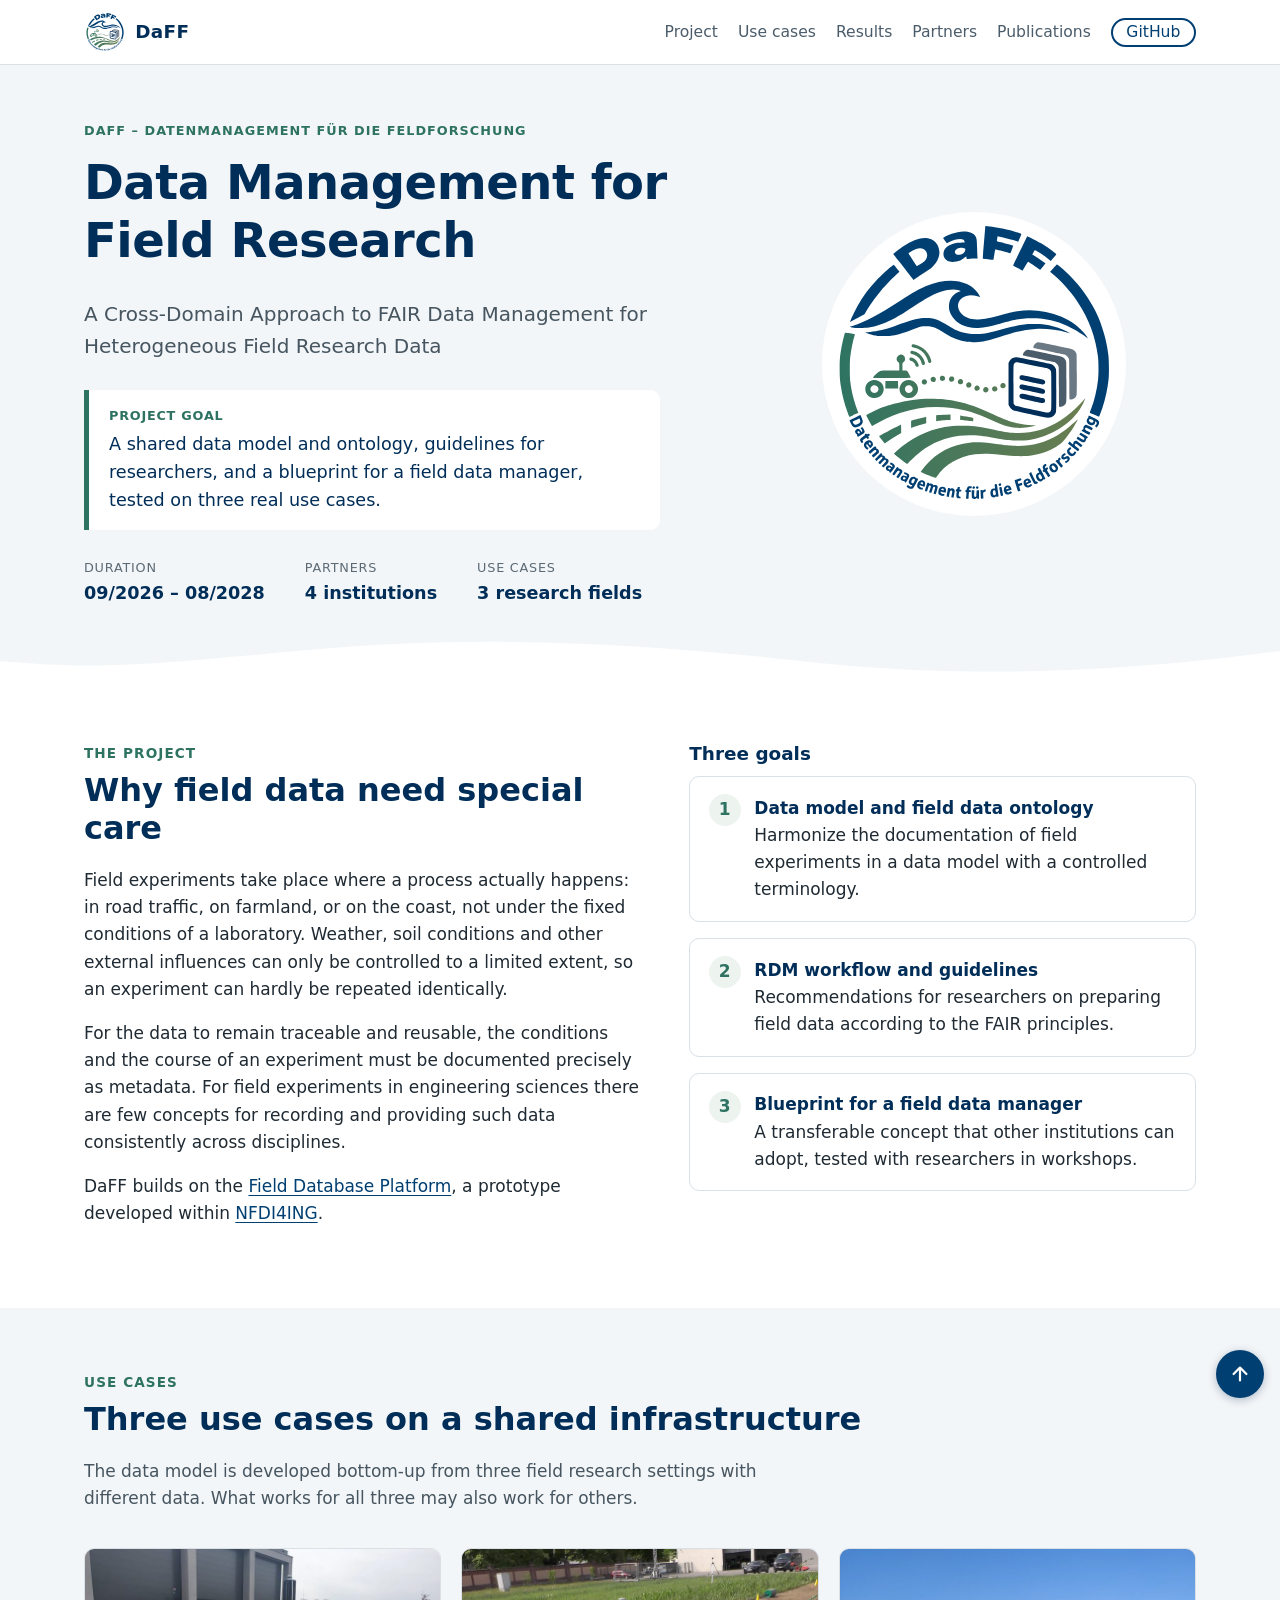
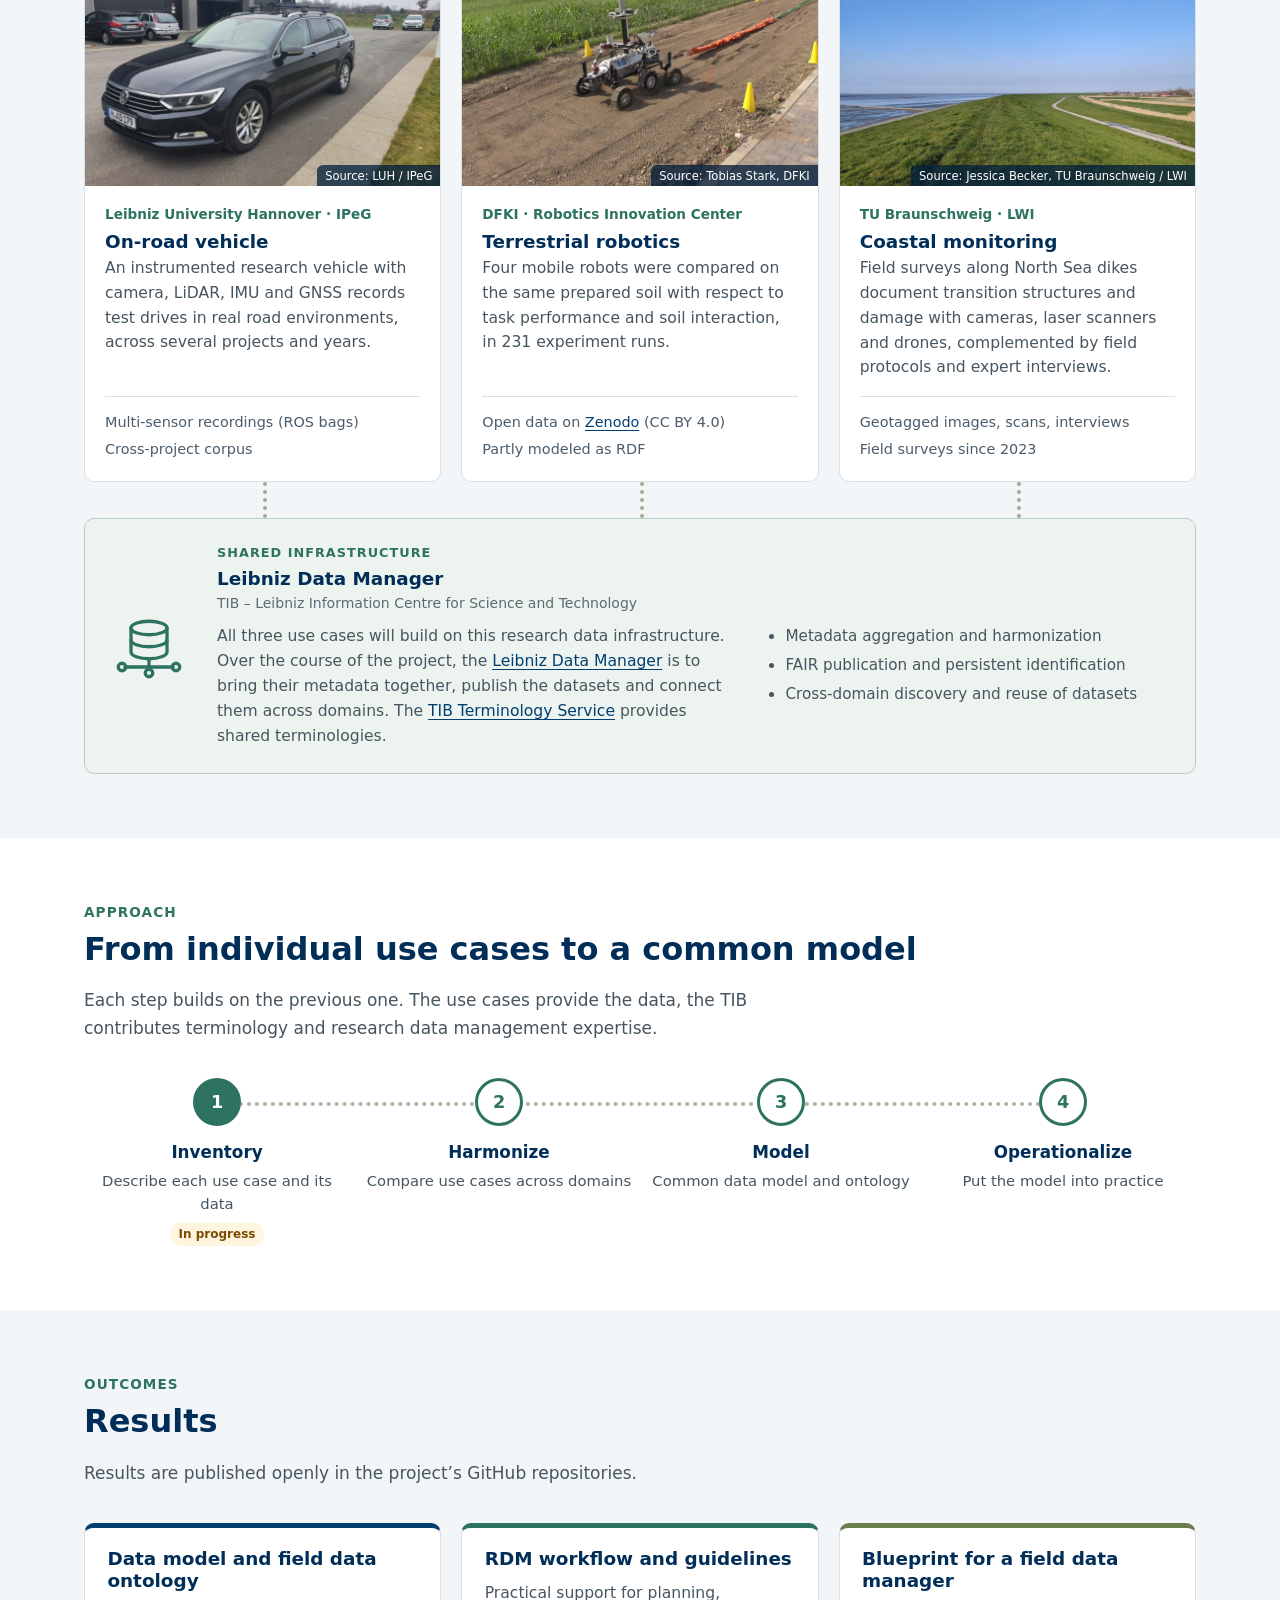
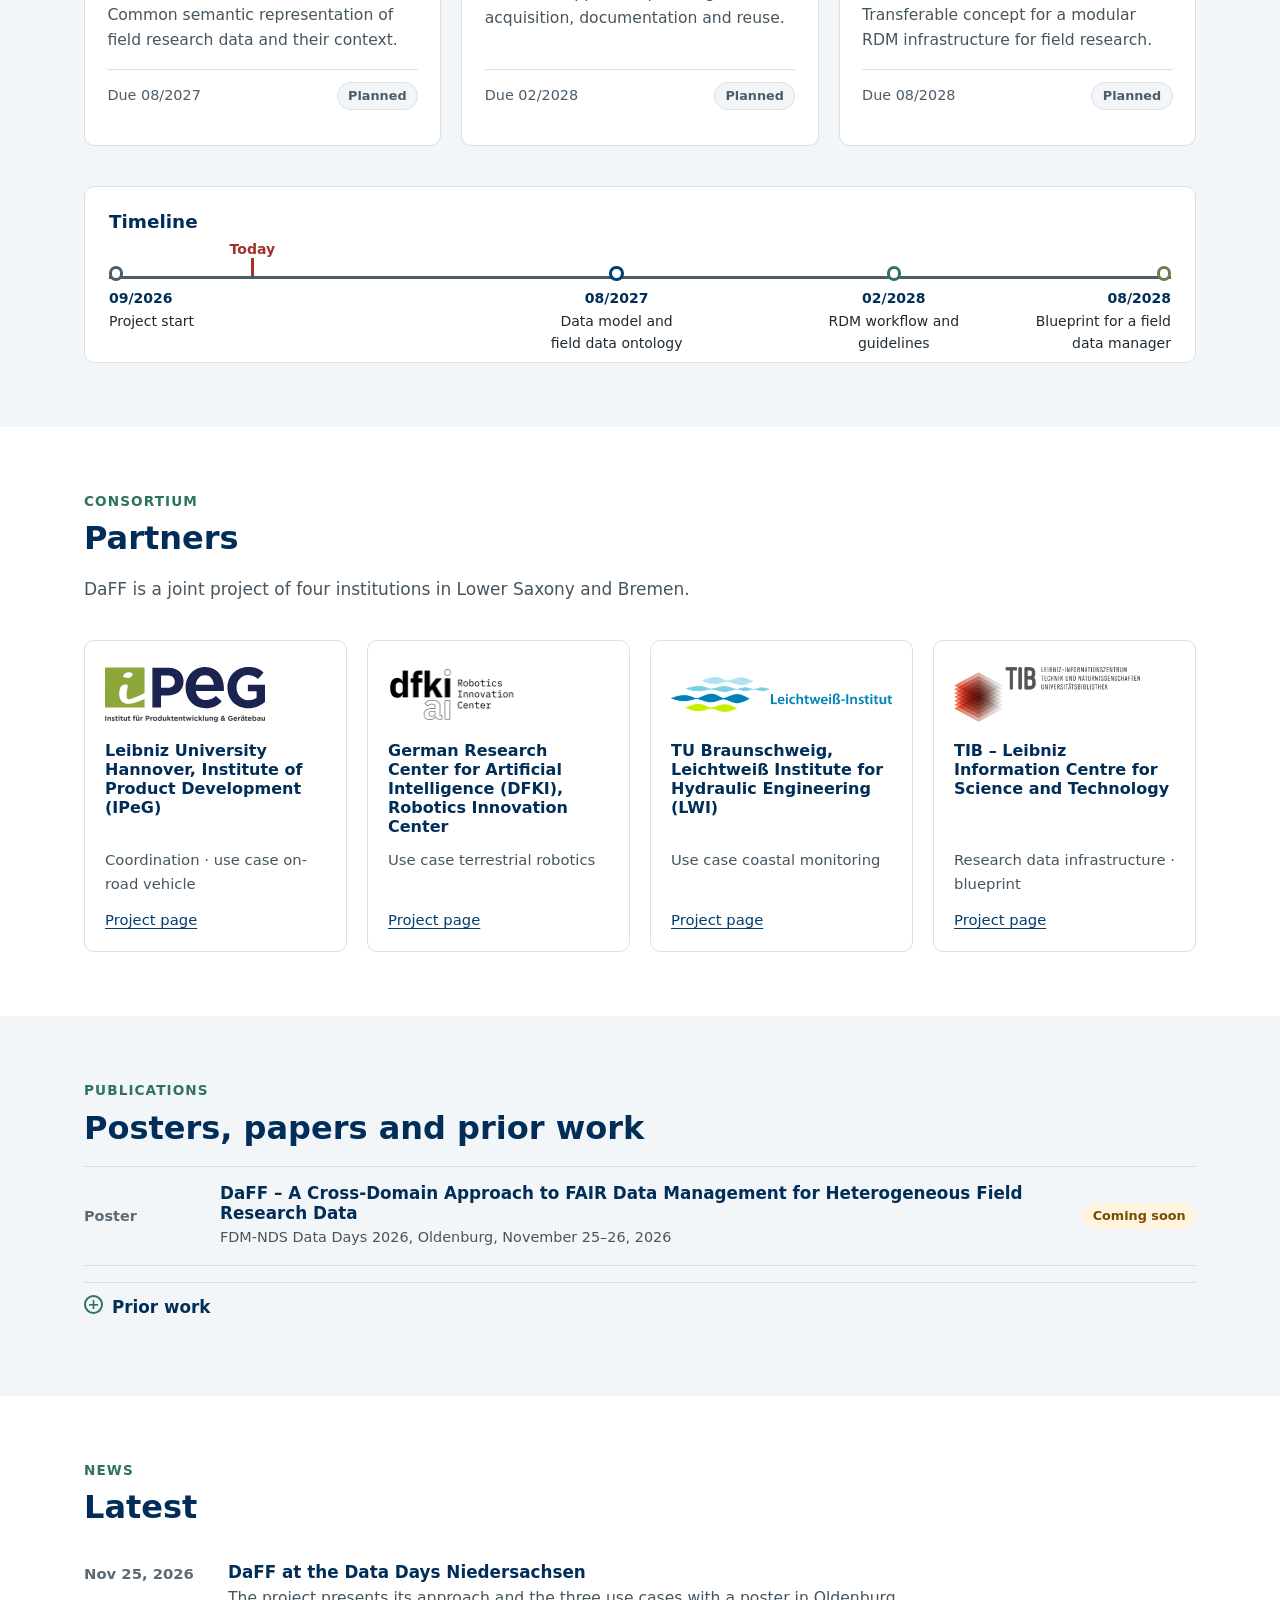
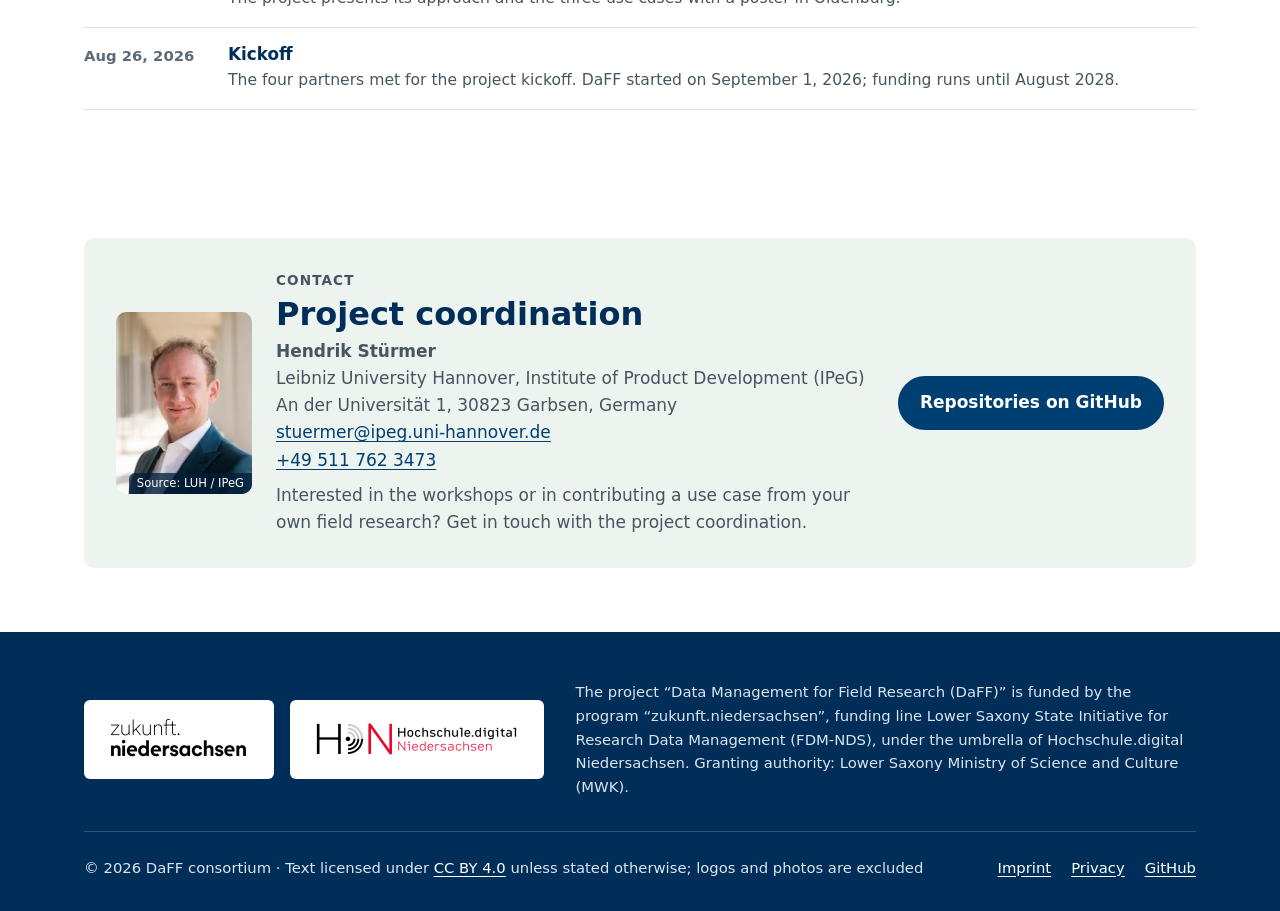
<file: docs/index.html>
<!DOCTYPE html>
<html lang="en">
<head>
<meta charset="utf-8">
<meta name="viewport" content="width=device-width, initial-scale=1">
<title>DaFF – Data Management for Field Research</title>
<meta name="description" content="DaFF – a cross-domain approach to FAIR data management for heterogeneous field research data. A joint project of LUH, DFKI, TU Braunschweig and TIB.">
<link rel="canonical" href="https://daff-projekt.github.io/">
<meta property="og:type" content="website">
<meta property="og:url" content="https://daff-projekt.github.io/">
<meta property="og:title" content="DaFF – Data Management for Field Research">
<meta property="og:description" content="A cross-domain approach to FAIR data management for heterogeneous field research data. A joint project of LUH, DFKI, TU Braunschweig and TIB.">
<meta property="og:image" content="https://daff-projekt.github.io/assets/og-image.png">
<meta property="og:image:width" content="1200">
<meta property="og:image:height" content="630">
<meta property="og:image:alt" content="DaFF logo and the title Data Management for Field Research">
<meta name="twitter:card" content="summary_large_image">
<link rel="icon" href="assets/favicon-32.png" sizes="32x32" type="image/png">
<link rel="icon" href="assets/favicon.svg" type="image/svg+xml">
<link rel="apple-touch-icon" href="assets/apple-touch-icon.png">
<link rel="stylesheet" href="assets/style.css">
</head>
<body>

<a class="skip" href="#main">Skip to content</a>

<svg width="0" height="0" style="position:absolute" aria-hidden="true" focusable="false">
  <symbol id="i-infra" viewBox="0 0 48 48"><g fill="none" stroke="currentColor" stroke-width="2.2" stroke-linecap="round" stroke-linejoin="round"><ellipse cx="24" cy="12" rx="12" ry="4.5"/><path d="M12 12v8c0 2.5 5.4 4.5 12 4.5s12-2 12-4.5v-8"/><path d="M12 20v8c0 2.5 5.4 4.5 12 4.5s12-2 12-4.5v-8"/><path d="M24 32.5V38M24 38H8M24 38h16"/><circle cx="6" cy="38" r="2.5"/><circle cx="42" cy="38" r="2.5"/><circle cx="24" cy="42" r="2.5"/></g></symbol>
</svg>

<header class="site-header">
  <div class="wrap">
    <a class="brand" href="#top"><img src="assets/daff-logo.svg" alt="" width="42" height="42"><span>DaFF</span></a>
    <nav class="nav" aria-label="Main">
      <ul>
        <li><a href="#about">Project</a></li>
        <li><a href="#use-cases">Use cases</a></li>
        <li><a href="#results">Results</a></li>
        <li><a href="#partners">Partners</a></li>
        <li><a href="#publications">Publications</a></li>
        <li><a class="nav-gh" href="https://github.com/DaFF-Projekt" target="_blank" rel="noopener">GitHub</a></li>
      </ul>
    </nav>
  </div>
</header>

<main id="main">

<div class="hero" id="top">
  <div class="wrap">
    <div>
      <p class="eyebrow">DaFF – <span lang="de">Datenmanagement für die Feldforschung</span></p>
      <h1>Data Management for Field Research</h1>
      <p class="lead">A Cross-Domain Approach to FAIR Data Management for Heterogeneous Field Research Data</p>
      <div class="goal">
        <span>Project goal</span>
        <p>A shared data model and ontology, guidelines for researchers, and a blueprint for a field data manager, tested on three real use cases.</p>
      </div>
      <dl class="facts">
        <div><dt>Duration</dt><dd>09/2026 – 08/2028</dd></div>
        <div><dt>Partners</dt><dd>4 institutions</dd></div>
        <div><dt>Use cases</dt><dd>3 research fields</dd></div>
      </dl>
    </div>
    <img class="hero-logo" src="assets/daff-logo.svg" alt="DaFF logo" width="304" height="304">
  </div>
</div>

<svg class="wave" viewBox="0 0 1440 48" preserveAspectRatio="none" aria-hidden="true" focusable="false"><path fill="currentColor" d="M0 0h1440v20c-180 22-360 28-540 10S540 4 360 18 120 40 0 30z"/></svg>

<section id="about">
  <div class="wrap">
    <div class="two-col">
      <div>
        <p class="kicker">The project</p>
        <h2>Why field data need special care</h2>
        <p>Field experiments take place where a process actually happens: in road traffic, on farmland, or on the coast, not under the fixed conditions of a laboratory. Weather, soil conditions and other external influences can only be controlled to a limited extent, so an experiment can hardly be repeated identically.</p>
        <p>For the data to remain traceable and reusable, the conditions and the course of an experiment must be documented precisely as metadata. For field experiments in engineering sciences there are few concepts for recording and providing such data consistently across disciplines.</p>
        <p>DaFF builds on the <a href="https://nfdi4ing.de/fielddatabaseplatform/" target="_blank" rel="noopener">Field Database Platform</a>, a prototype developed within <a href="https://nfdi4ing.de/" target="_blank" rel="noopener">NFDI4ING</a>.</p>
      </div>
      <div>
        <h3>Three goals</h3>
        <ol class="goals">
          <li><strong>Data model and field data ontology</strong>Harmonize the documentation of field experiments in a data model with a controlled terminology.</li>
          <li><strong>RDM workflow and guidelines</strong>Recommendations for researchers on preparing field data according to the FAIR principles.</li>
          <li><strong>Blueprint for a field data manager</strong>A transferable concept that other institutions can adopt, tested with researchers in workshops.</li>
        </ol>
      </div>
    </div>
  </div>
</section>

<section id="use-cases" class="section-soft">
  <div class="wrap">
    <p class="kicker">Use cases</p>
    <h2>Three use cases on a shared infrastructure</h2>
    <p class="section-intro">The data model is developed bottom-up from three field research settings with different data. What works for all three may also work for others.</p>
    <div class="cards uc-cards">
      <article class="card">
        <div class="card-media"><img src="assets/uc-automotive.jpg" alt="Instrumented research vehicle of IPeG" width="720" height="480"><span class="credit">Source: LUH / IPeG</span></div>
        <div class="card-body">
          <p class="who">Leibniz University Hannover · IPeG</p>
          <h3>On-road vehicle</h3>
          <p class="card-text">An instrumented research vehicle with camera, LiDAR, IMU and GNSS records test drives in real road environments, across several projects and years.</p>
          <ul class="facts-list"><li>Multi-sensor recordings (ROS bags)</li><li>Cross-project corpus</li></ul>
        </div>
      </article>
      <article class="card">
        <div class="card-media"><img src="assets/uc-robotics.jpg" alt="Mobile robot during a field experiment on prepared soil" width="720" height="480" loading="lazy"><span class="credit">Source: Tobias Stark, DFKI</span></div>
        <div class="card-body">
          <p class="who">DFKI · Robotics Innovation Center</p>
          <h3>Terrestrial robotics</h3>
          <p class="card-text">Four mobile robots were compared on the same prepared soil with respect to task performance and soil interaction, in 231 experiment runs.</p>
          <ul class="facts-list"><li>Open data on <a href="https://doi.org/10.5281/zenodo.8424932" target="_blank" rel="noopener">Zenodo</a> (CC BY 4.0)</li><li>Partly modeled as RDF</li></ul>
        </div>
      </article>
      <article class="card">
        <div class="card-media"><img src="assets/uc-coastal.jpg" alt="Sea dike on the North Sea coast" width="720" height="480" loading="lazy"><span class="credit">Source: Jessica Becker, TU Braunschweig / LWI</span></div>
        <div class="card-body">
          <p class="who">TU Braunschweig · LWI</p>
          <h3>Coastal monitoring</h3>
          <p class="card-text">Field surveys along North Sea dikes document transition structures and damage with cameras, laser scanners and drones, complemented by field protocols and expert interviews.</p>
          <ul class="facts-list"><li>Geotagged images, scans, interviews</li><li>Field surveys since 2023</li></ul>
        </div>
      </article>
    </div>

    <div class="uc-connect" aria-hidden="true"><span></span><span></span><span></span></div>

    <article class="base-layer">
      <svg class="layer-icon" aria-hidden="true"><use href="#i-infra"/></svg>
      <div class="layer-head">
        <p class="label">Shared infrastructure</p>
        <h3>Leibniz Data Manager</h3>
        <p class="who">TIB – Leibniz Information Centre for Science and Technology</p>
      </div>
      <p class="layer-text">All three use cases will build on this research data infrastructure. Over the course of the project, the <a href="https://service.tib.eu/ldmservice" target="_blank" rel="noopener">Leibniz Data Manager</a> is to bring their metadata together, publish the datasets and connect them across domains. The <a href="https://terminology.tib.eu/ts" target="_blank" rel="noopener">TIB Terminology Service</a> provides shared terminologies.</p>
      <ul>
        <li>Metadata aggregation and harmonization</li>
        <li>FAIR publication and persistent identification</li>
        <li>Cross-domain discovery and reuse of datasets</li>
      </ul>
    </article>
  </div>
</section>

<section id="approach">
  <div class="wrap">
    <p class="kicker">Approach</p>
    <h2>From individual use cases to a common model</h2>
    <p class="section-intro">Each step builds on the previous one. The use cases provide the data, the TIB contributes terminology and research data management expertise.</p>
    <ol class="steps">
      <li class="current"><strong>Inventory</strong><span>Describe each use case and its data</span><em>In progress</em></li>
      <li><strong>Harmonize</strong><span>Compare use cases across domains</span></li>
      <li><strong>Model</strong><span>Common data model and ontology</span></li>
      <li><strong>Operationalize</strong><span>Put the model into practice</span></li>
    </ol>
  </div>
</section>

<section id="results" class="section-soft">
  <div class="wrap">
    <p class="kicker">Outcomes</p>
    <h2>Results</h2>
    <p class="section-intro">Results are published openly in the project’s GitHub repositories.</p>
    <div class="outcomes">
      <article class="outcome o-model">
        <h3>Data model and field data ontology</h3>
        <p>Common semantic representation of field research data and their context.</p>
        <p class="due"><span>Due 08/2027</span><span class="status status-planned">Planned</span></p>
      </article>
      <article class="outcome o-guide">
        <h3>RDM workflow and guidelines</h3>
        <p>Practical support for planning, acquisition, documentation and reuse.</p>
        <p class="due"><span>Due 02/2028</span><span class="status status-planned">Planned</span></p>
      </article>
      <article class="outcome o-blueprint">
        <h3>Blueprint for a field data manager</h3>
        <p>Transferable concept for a modular RDM infrastructure for field research.</p>
        <p class="due"><span>Due 08/2028</span><span class="status status-planned">Planned</span></p>
      </article>
    </div>

    <div class="timeline-wrap">
      <h3>Timeline</h3>
      <ol class="timeline">
        <li data-date="2026-09"><time datetime="2026-09">09/2026</time>Project start</li>
        <li class="today" hidden data-start="2026-09" data-months="23" data-stop="2028-08-31"><span>Today</span></li>
        <li data-date="2027-08" style="left:47.8%;--c:var(--blue)"><time datetime="2027-08">08/2027</time>Data model and field data ontology</li>
        <li data-date="2028-02" style="left:73.9%;--c:var(--green)"><time datetime="2028-02">02/2028</time>RDM workflow and guidelines</li>
        <li data-date="2028-08" style="--c:var(--olive);left:100%"><time datetime="2028-08">08/2028</time>Blueprint for a field data manager</li>
      </ol>
      <script>
        /* Places the "Today" marker on the timeline (local time, month-based axis like the milestones)
           and moves it to the right position in the list for the vertical mobile layout.
           Without JavaScript the marker stays hidden. */
        (function () {
          var list = document.querySelector('.timeline'), el = list && list.querySelector('.today');
          if (!el) return;
          var s = el.dataset.start.split('-'), e = el.dataset.stop.split('-'), months = +el.dataset.months;
          var start = new Date(+s[0], +s[1] - 1, 1), stop = new Date(+e[0], +e[1] - 1, +e[2], 23, 59, 59), now = new Date();
          if (now < start || now > stop) return;
          var days = new Date(now.getFullYear(), now.getMonth() + 1, 0).getDate();
          var pos = ((now.getFullYear() - start.getFullYear()) * 12 + now.getMonth() - start.getMonth() + (now.getDate() - 1) / days) / months;
          el.style.left = (Math.min(1, pos) * 100).toFixed(1) + '%';
          var items = list.querySelectorAll('li[data-date]'), next = null;
          for (var i = 0; i < items.length; i++) {
            var d = items[i].dataset.date.split('-');
            if (new Date(+d[0], +d[1] - 1, 1) > now) { next = items[i]; break; }
          }
          list.insertBefore(el, next || list.lastElementChild);
          el.hidden = false;
        })();
      </script>
    </div>
  </div>
</section>

<section id="partners">
  <div class="wrap">
    <p class="kicker">Consortium</p>
    <h2>Partners</h2>
    <p class="section-intro">DaFF is a joint project of four institutions in Lower Saxony and Bremen.</p>
    <div class="partners">
      <article class="partner">
        <div class="logo"><img src="assets/partner-ipeg.svg" alt="IPeG logo" width="200" height="68"></div>
        <h3>Leibniz University Hannover, Institute of Product Development (IPeG)</h3>
        <p>Coordination · use case on-road vehicle</p>
        <a href="https://www.ipeg.uni-hannover.de/" target="_blank" rel="noopener">Project page</a>
      </article>
      <article class="partner">
        <div class="logo"><img src="assets/partner-dfki-ric.png" alt="DFKI Robotics Innovation Center logo" width="200" height="57"></div>
        <h3>German Research Center for Artificial Intelligence (DFKI), Robotics Innovation Center</h3>
        <p>Use case terrestrial robotics</p>
        <a href="https://robotik.dfki-bremen.de/en/research/projects/daff" target="_blank" rel="noopener">Project page</a>
      </article>
      <article class="partner">
        <div class="logo"><img src="assets/partner-lwi.png" alt="Leichtweiß Institute logo" width="200" height="33"></div>
        <h3>TU Braunschweig, Leichtweiß Institute for Hydraulic Engineering (LWI)</h3>
        <p>Use case coastal monitoring</p>
        <a href="https://www.tu-braunschweig.de/en/lwi/hyku/research-1/projects/daff" target="_blank" rel="noopener">Project page</a>
      </article>
      <article class="partner">
        <div class="logo"><img src="assets/partner-tib.png" alt="TIB logo" width="200" height="58"></div>
        <h3>TIB – Leibniz Information Centre for Science and Technology</h3>
        <p>Research data infrastructure · blueprint</p>
        <a href="https://www.tib.eu/de/forschung-entwicklung/projektuebersicht/projektsteckbrief/daff" target="_blank" rel="noopener">Project page</a>
      </article>
    </div>
  </div>
</section>

<section id="publications" class="section-soft">
  <div class="wrap">
    <p class="kicker">Publications</p>
    <h2>Posters, papers and prior work</h2>
    <ul class="pubs">
      <li>
        <span class="type">Poster</span>
        <div><h3>DaFF – A Cross-Domain Approach to FAIR Data Management for Heterogeneous Field Research Data</h3><p class="meta">FDM-NDS Data Days 2026, Oldenburg, November 25–26, 2026</p></div>
        <span class="status status-progress">Coming soon</span>
      </li>
    </ul>

    <details class="refs-group">
      <summary><h3>Prior work</h3></summary>
      <ul class="refs">
        <li>Hamlaoui, R., Gooran Orimi, A., Abravan, F., et al. (2026). <cite>Digital twin for field data management: Text-based scenario descriptions for knowledge extraction from sensor data.</cite> Procedia CIRP, 142, 121–126. <a href="https://doi.org/10.1016/j.procir.2026.05.234" target="_blank" rel="noopener">doi:10.1016/j.procir.2026.05.234</a></li>
        <li>Backe, C. (2025). <cite>Transforming a data monolith into a network of FAIR Digital Objects.</cite> FAIR in Action 2025. <a href="https://doi.org/10.5281/zenodo.17630784" target="_blank" rel="noopener">doi:10.5281/zenodo.17630784</a></li>
        <li>Backe, C., &amp; Briken, V. (2025). <cite>Experimental Research Ontology (ERO).</cite> Ontology in RDF/OWL. <a href="https://w3id.org/ExperimentalResearchOntology" target="_blank" rel="noopener">w3id.org/ExperimentalResearchOntology</a></li>
        <li>Backe, C., &amp; Briken, V. (2025). <cite>RoBivaL FDO Network (RFN).</cite> FAIR Digital Objects in RDF and SHACL. <a href="https://w3id.org/RoBivaL" target="_blank" rel="noopener">w3id.org/RoBivaL</a></li>
        <li>Backe, C., Briken, V., Gooran Orimi, A., Hamlaoui, R., Wirkus, M., Wehbe, B., &amp; Kirchner, F. (2025). <cite>Collaborative creation and management of rich FAIR metadata: Two case studies from robotics field research.</cite> ing.grid, 3(1). <a href="https://doi.org/10.48694/inggrid.4296" target="_blank" rel="noopener">doi:10.48694/inggrid.4296</a></li>
        <li>Gooran Orimi, A., Hamlaoui, R., Backe, C., Briken, V., &amp; Lachmayer, R. (2025). <cite>A data-based digital twin model for distributed systems in the field.</cite> IEEE Smart World Congress (SWC), 1554–1560. <a href="https://doi.org/10.1109/SWC65939.2025.00245" target="_blank" rel="noopener">doi:10.1109/SWC65939.2025.00245</a></li>
        <li>Hamlaoui, R., Gooran Orimi, A., Donia, R., Backe, C., Briken, V., &amp; Lachmayer, R. (2025). <cite>Digital twin for field data management: Design of a platform to promote FAIR principles and ensure data reusability.</cite> Procedia CIRP, 136, 165–170. <a href="https://doi.org/10.1016/j.procir.2025.08.030" target="_blank" rel="noopener">doi:10.1016/j.procir.2025.08.030</a></li>
        <li>Sakor, A., Brunet, M., Iglesias, E., et al. (2025). <cite>Integrating knowledge graphs and neuro-symbolic AI: LDM enables FAIR and federated research data management.</cite> ACM WSDM 2025. <a href="https://doi.org/10.1145/3701551.3704125" target="_blank" rel="noopener">doi:10.1145/3701551.3704125</a></li>
        <li>Wawer, M. L., Hamlaoui, R., Gooran Orimi, A., Wurst, J., &amp; Lachmayer, R. (2025). <cite>RDM system to ensure maturity – A use case from field experiments in engineering research.</cite> CoRDI 2025. <a href="https://doi.org/10.5281/zenodo.16736188" target="_blank" rel="noopener">doi:10.5281/zenodo.16736188</a></li>
        <li>Hamlaoui, R., &amp; Wawer, M. L. (2024). <cite lang="de">GOLO – Felddaten und verteilte Systeme.</cite> Data Days Niedersachsen 2024. <a href="https://doi.org/10.5281/zenodo.17359899" target="_blank" rel="noopener">doi:10.5281/zenodo.17359899</a></li>
        <li>Schulte, I., Rodermund, H., Selvam, H., Becker, J., Schweiger, C., Schürenkamp, D., Goseberg, N., &amp; Schüttrumpf, H. (2024). <cite>Inventory of transitions on sea dikes at the German coast: spatial analysis, design and damages.</cite> Frontiers in Built Environment, 10. <a href="https://doi.org/10.3389/fbuil.2024.1468726" target="_blank" rel="noopener">doi:10.3389/fbuil.2024.1468726</a></li>
        <li>Wawer, M. L., Wurst, J., &amp; Lachmayer, R. (2024). <cite>Research data management workflow – A framework for engineering science.</cite> NordDesign 2024. <a href="https://doi.org/10.35199/NORDDESIGN2024.79" target="_blank" rel="noopener">doi:10.35199/NORDDESIGN2024.79</a></li>
        <li>Backe, C., Gooran Orimi, A., Briken, V., Hamlaoui, R., &amp; Görner, H. (2023). <cite>Creating rich metadata for collaborative research: Case studies and challenges.</cite> NFDI4Ing Conference 2023. <a href="https://doi.org/10.5281/zenodo.8430753" target="_blank" rel="noopener">doi:10.5281/zenodo.8430753</a></li>
        <li>Gooran Orimi, A., Hamlaoui, R., Backe, C., et al. (2023). <cite>A digital twin framework for field data and distributed systems.</cite> <a href="https://doi.org/10.5281/zenodo.8403959" target="_blank" rel="noopener">doi:10.5281/zenodo.8403959</a></li>
        <li>Kraft, A., Beer, A., Brunet, M., Sakor, A., &amp; Vidal, M.-E. (2023). <cite>Leibniz Data Manager – An adaptive research data management system.</cite> E-Science-Tage 2023. <a href="https://doi.org/10.11588/heidok.00033144" target="_blank" rel="noopener">doi:10.11588/heidok.00033144</a></li>
        <li>Kraft, A., Engel, F., &amp; Klinger, A. (2023). <cite>Terminologies in RDM for engineering – a service approach.</cite> CoRDI 2023. <a href="https://doi.org/10.52825/cordi.v1i.207" target="_blank" rel="noopener">doi:10.52825/cordi.v1i.207</a></li>
      </ul>
    </details>
  </div>
</section>

<section id="news">
  <div class="wrap">
    <p class="kicker">News</p>
    <h2>Latest</h2>
    <ul class="news">
      <li><time datetime="2026-11-25">Nov 25, 2026</time><div><h3>DaFF at the Data Days Niedersachsen</h3><p>The project presents its approach and the three use cases with a poster in Oldenburg.</p></div></li>
      <li><time datetime="2026-08-26">Aug 26, 2026</time><div><h3>Kickoff</h3><p>The four partners met for the project kickoff. DaFF started on September 1, 2026; funding runs until August 2028.</p></div></li>
    </ul>
  </div>
</section>

<section aria-labelledby="contact-title">
  <div class="wrap">
    <div class="contact">
      <div class="contact-photo"><img src="assets/contact-stuermer.jpg" alt="Portrait of Hendrik Stürmer" width="303" height="405" loading="lazy"><span class="credit">Source: LUH / IPeG</span></div>
      <div>
        <p class="kicker">Contact</p>
        <h2 id="contact-title">Project coordination</h2>
        <p><strong>Hendrik Stürmer</strong><br>
        Leibniz University Hannover, Institute of Product Development (IPeG)<br>
        An der Universität 1, 30823 Garbsen, Germany<br>
        <a href="mailto:stuermer@ipeg.uni-hannover.de">stuermer@ipeg.uni-hannover.de</a><br>
        <a href="tel:+495117623473">+49 511 762 3473</a></p>
        <p>Interested in the workshops or in contributing a use case from your own field research? Get in touch with the project coordination.</p>
      </div>
      <a class="btn" href="https://github.com/DaFF-Projekt" target="_blank" rel="noopener">Repositories on GitHub</a>
    </div>
  </div>
</section>

</main>

<footer class="site-footer">
  <div class="wrap">
    <div class="funding">
      <div class="funding-logos">
        <a href="https://zukunft.niedersachsen.de/en/" target="_blank" rel="noopener"><span><img src="assets/funding-zukunft-nds.png" alt="zukunft.niedersachsen" width="161" height="60"></span></a>
        <a href="https://hochschuledigital-niedersachsen.de/" target="_blank" rel="noopener"><span><img src="assets/funding-hdn.png" alt="Hochschule.digital Niedersachsen" width="225" height="60"></span></a>
      </div>
      <p>The project “Data Management for Field Research (DaFF)” is funded by the program “zukunft.niedersachsen”, funding line Lower Saxony State Initiative for Research Data Management (FDM-NDS), under the umbrella of Hochschule.digital Niedersachsen. Granting authority: Lower Saxony Ministry of Science and Culture (MWK).</p>
    </div>
    <div class="footer-bottom">
      <p>© 2026 DaFF consortium · Text licensed under <a href="https://creativecommons.org/licenses/by/4.0/" target="_blank" rel="noopener">CC BY 4.0</a> unless stated otherwise; logos and photos are excluded</p>
      <ul>
        <li><a href="imprint.html">Imprint</a></li>
        <li><a href="privacy.html">Privacy</a></li>
        <li><a href="https://github.com/DaFF-Projekt" target="_blank" rel="noopener">GitHub</a></li>
      </ul>
    </div>
  </div>
</footer>

<div class="to-top-wrap">
  <a class="to-top" href="#top" aria-label="Back to top">
    <svg viewBox="0 0 24 24" width="22" height="22" aria-hidden="true" focusable="false"><path d="M12 19V5M5 12l7-7 7 7" fill="none" stroke="currentColor" stroke-width="2.4" stroke-linecap="round" stroke-linejoin="round"/></svg>
  </a>
</div>

</body>
</html>
</file>
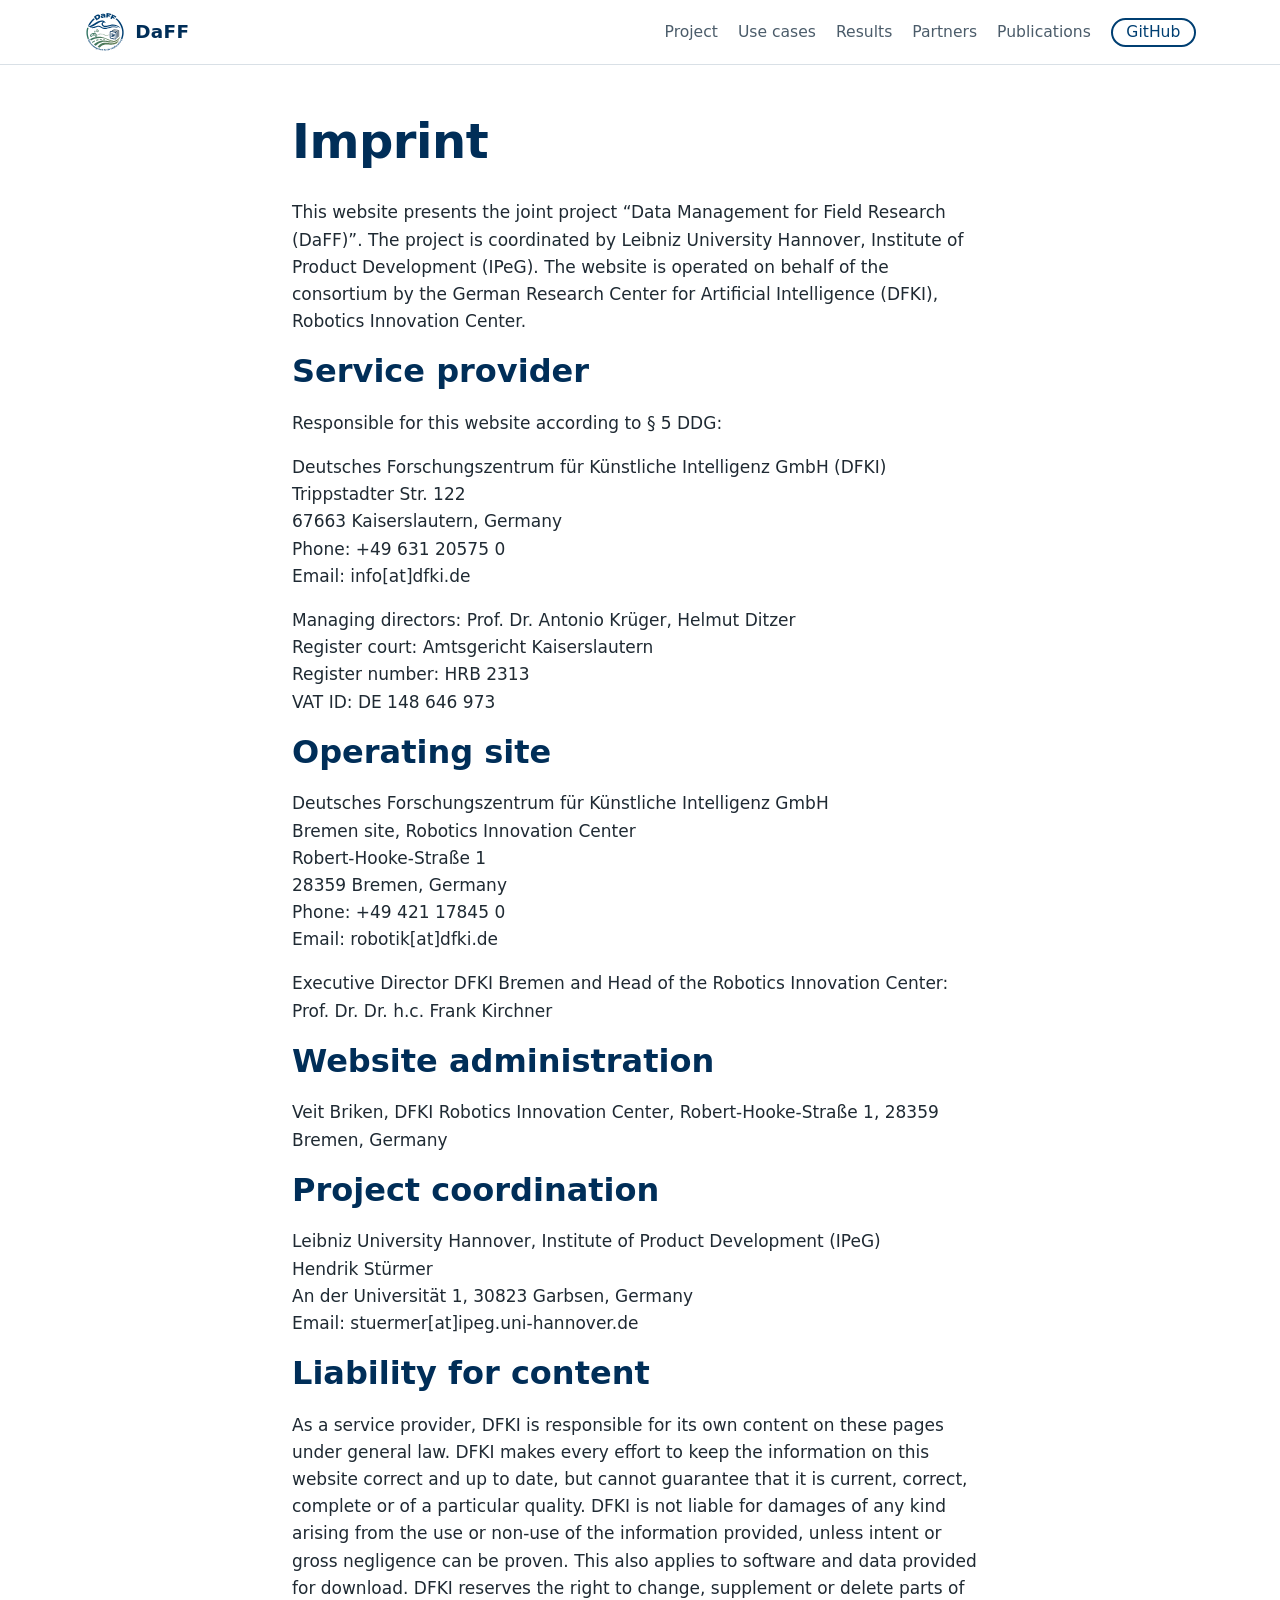
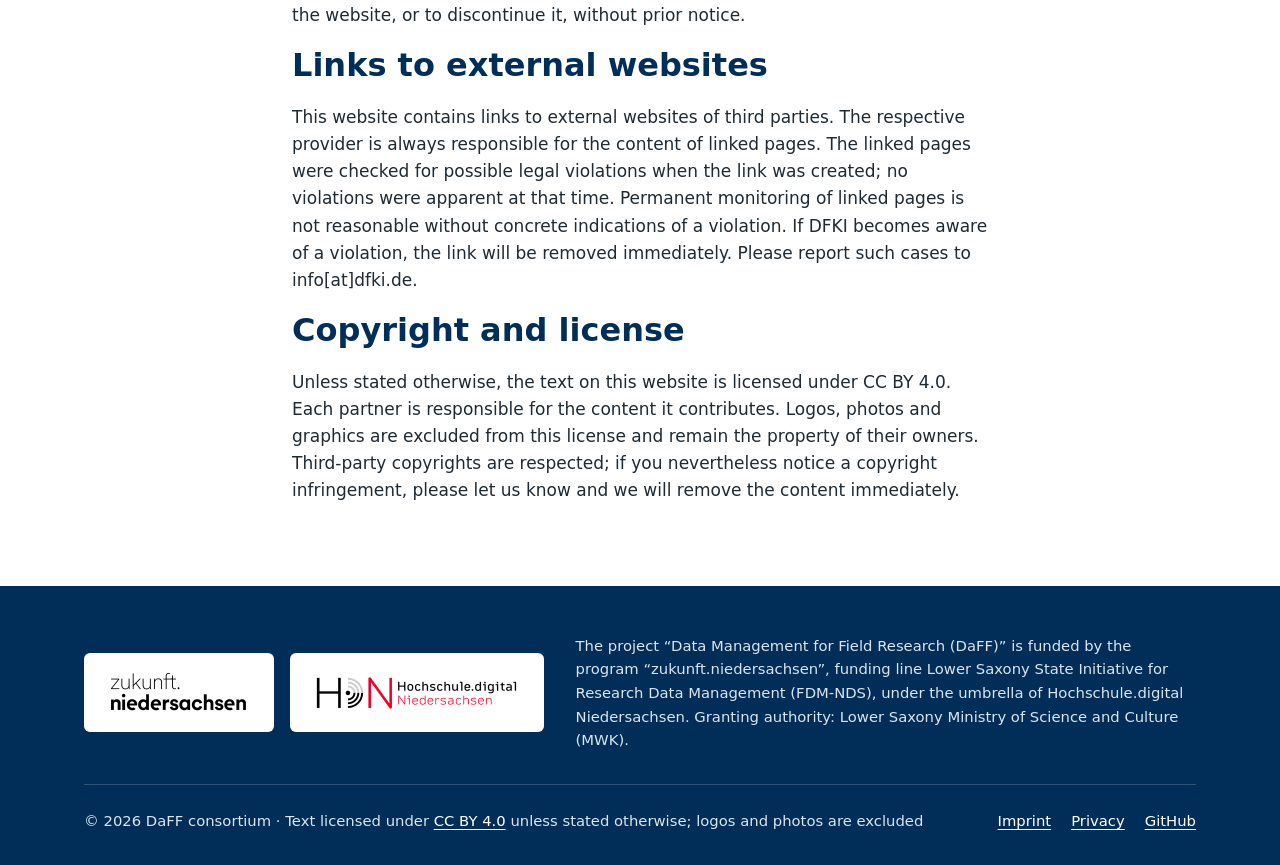
<file: docs/imprint.html>
<!DOCTYPE html>
<html lang="en">
<head>
<meta charset="utf-8">
<meta name="viewport" content="width=device-width, initial-scale=1">
<title>Imprint – DaFF</title>
<meta name="description" content="Imprint of the DaFF project website.">
<link rel="canonical" href="https://daff-projekt.github.io/imprint.html">
<link rel="icon" href="assets/favicon-32.png" sizes="32x32" type="image/png">
<link rel="icon" href="assets/favicon.svg" type="image/svg+xml">
<link rel="apple-touch-icon" href="assets/apple-touch-icon.png">
<link rel="stylesheet" href="assets/style.css">
</head>
<body>

<a class="skip" href="#main">Skip to content</a>

<header class="site-header">
  <div class="wrap">
    <a class="brand" href="index.html"><img src="assets/daff-logo.svg" alt="" width="42" height="42"><span>DaFF</span></a>
    <nav class="nav" aria-label="Main">
      <ul>
        <li><a href="index.html#about">Project</a></li>
        <li><a href="index.html#use-cases">Use cases</a></li>
        <li><a href="index.html#results">Results</a></li>
        <li><a href="index.html#partners">Partners</a></li>
        <li><a href="index.html#publications">Publications</a></li>
        <li><a class="nav-gh" href="https://github.com/DaFF-Projekt" target="_blank" rel="noopener">GitHub</a></li>
      </ul>
    </nav>
  </div>
</header>

<main id="main" class="wrap page prose">
  <h1>Imprint</h1>

  <p>This website presents the joint project “Data Management for Field Research (DaFF)”. The project is coordinated by Leibniz University Hannover, Institute of Product Development (IPeG). The website is operated on behalf of the consortium by the German Research Center for Artificial Intelligence (DFKI), Robotics Innovation Center.</p>

  <h2>Service provider</h2>
  <p>Responsible for this website according to § 5 DDG:</p>
  <p><span lang="de">Deutsches Forschungszentrum für Künstliche Intelligenz GmbH (DFKI)</span><br>
  Trippstadter Str. 122<br>
  67663 Kaiserslautern, Germany<br>
  Phone: +49 631 20575 0<br>
  Email: info[at]dfki.de</p>
  <p>Managing directors: Prof. Dr. Antonio Krüger, Helmut Ditzer<br>
  Register court: <span lang="de">Amtsgericht Kaiserslautern</span><br>
  Register number: HRB 2313<br>
  VAT ID: DE 148 646 973</p>

  <h2>Operating site</h2>
  <p><span lang="de">Deutsches Forschungszentrum für Künstliche Intelligenz GmbH</span><br>
  Bremen site, Robotics Innovation Center<br>
  Robert-Hooke-Straße 1<br>
  28359 Bremen, Germany<br>
  Phone: +49 421 17845 0<br>
  Email: robotik[at]dfki.de</p>
  <p>Executive Director DFKI Bremen and Head of the Robotics Innovation Center: Prof. Dr. Dr. h.c. Frank Kirchner</p>

  <h2>Website administration</h2>
  <p>Veit Briken, DFKI Robotics Innovation Center, Robert-Hooke-Straße 1, 28359 Bremen, Germany</p>

  <h2>Project coordination</h2>
  <p>Leibniz University Hannover, Institute of Product Development (IPeG)<br>
  Hendrik Stürmer<br>
  An der Universität 1, 30823 Garbsen, Germany<br>
  Email: stuermer[at]ipeg.uni-hannover.de</p>

  <h2>Liability for content</h2>
  <p>As a service provider, DFKI is responsible for its own content on these pages under general law. DFKI makes every effort to keep the information on this website correct and up to date, but cannot guarantee that it is current, correct, complete or of a particular quality. DFKI is not liable for damages of any kind arising from the use or non-use of the information provided, unless intent or gross negligence can be proven. This also applies to software and data provided for download. DFKI reserves the right to change, supplement or delete parts of the website, or to discontinue it, without prior notice.</p>

  <h2>Links to external websites</h2>
  <p>This website contains links to external websites of third parties. The respective provider is always responsible for the content of linked pages. The linked pages were checked for possible legal violations when the link was created; no violations were apparent at that time. Permanent monitoring of linked pages is not reasonable without concrete indications of a violation. If DFKI becomes aware of a violation, the link will be removed immediately. Please report such cases to info[at]dfki.de.</p>

  <h2>Copyright and license</h2>
  <p>Unless stated otherwise, the text on this website is licensed under CC BY 4.0. Each partner is responsible for the content it contributes. Logos, photos and graphics are excluded from this license and remain the property of their owners. Third-party copyrights are respected; if you nevertheless notice a copyright infringement, please let us know and we will remove the content immediately.</p>
</main>

<footer class="site-footer">
  <div class="wrap">
    <div class="funding">
      <div class="funding-logos">
        <a href="https://zukunft.niedersachsen.de/en/" target="_blank" rel="noopener"><span><img src="assets/funding-zukunft-nds.png" alt="zukunft.niedersachsen" width="161" height="60"></span></a>
        <a href="https://hochschuledigital-niedersachsen.de/" target="_blank" rel="noopener"><span><img src="assets/funding-hdn.png" alt="Hochschule.digital Niedersachsen" width="225" height="60"></span></a>
      </div>
      <p>The project “Data Management for Field Research (DaFF)” is funded by the program “zukunft.niedersachsen”, funding line Lower Saxony State Initiative for Research Data Management (FDM-NDS), under the umbrella of Hochschule.digital Niedersachsen. Granting authority: Lower Saxony Ministry of Science and Culture (MWK).</p>
    </div>
    <div class="footer-bottom">
      <p>© 2026 DaFF consortium · Text licensed under <a href="https://creativecommons.org/licenses/by/4.0/" target="_blank" rel="noopener">CC BY 4.0</a> unless stated otherwise; logos and photos are excluded</p>
      <ul>
        <li><a href="imprint.html">Imprint</a></li>
        <li><a href="privacy.html">Privacy</a></li>
        <li><a href="https://github.com/DaFF-Projekt" target="_blank" rel="noopener">GitHub</a></li>
      </ul>
    </div>
  </div>
</footer>

</body>
</html>
</file>
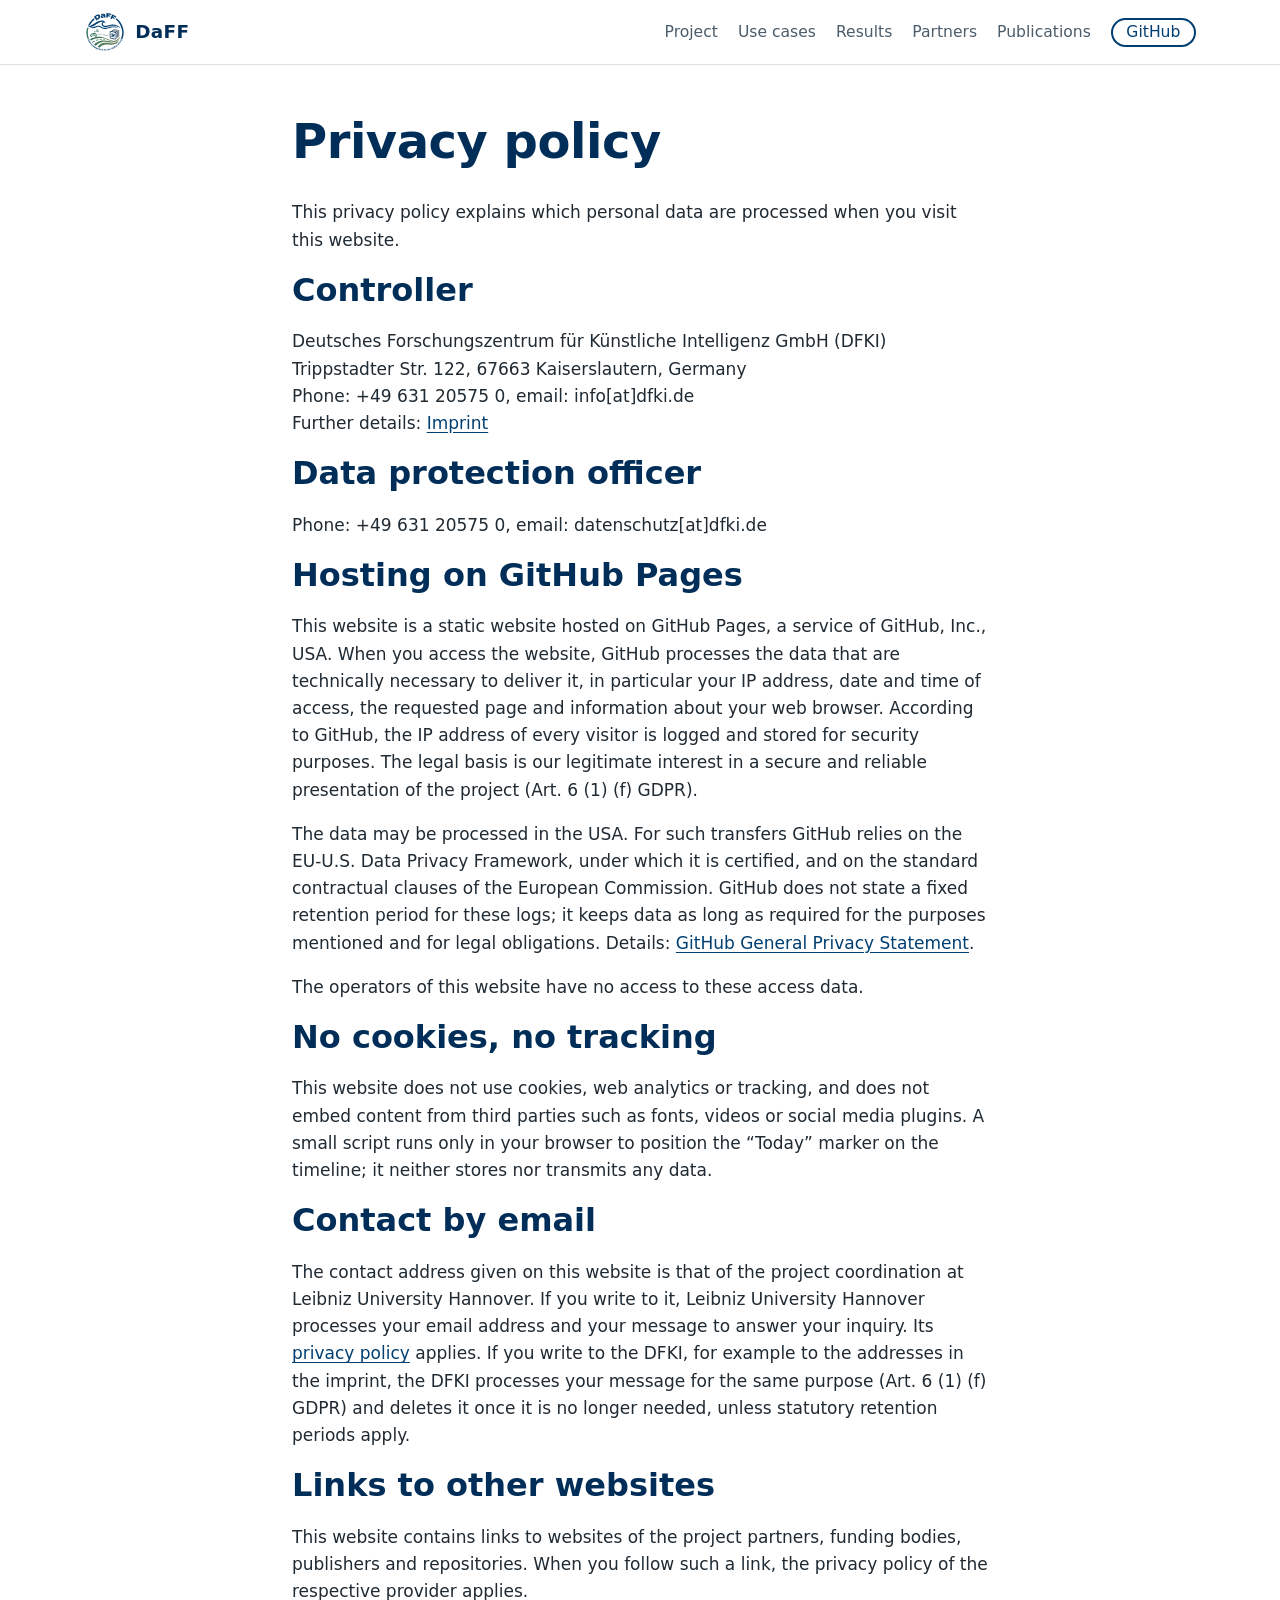
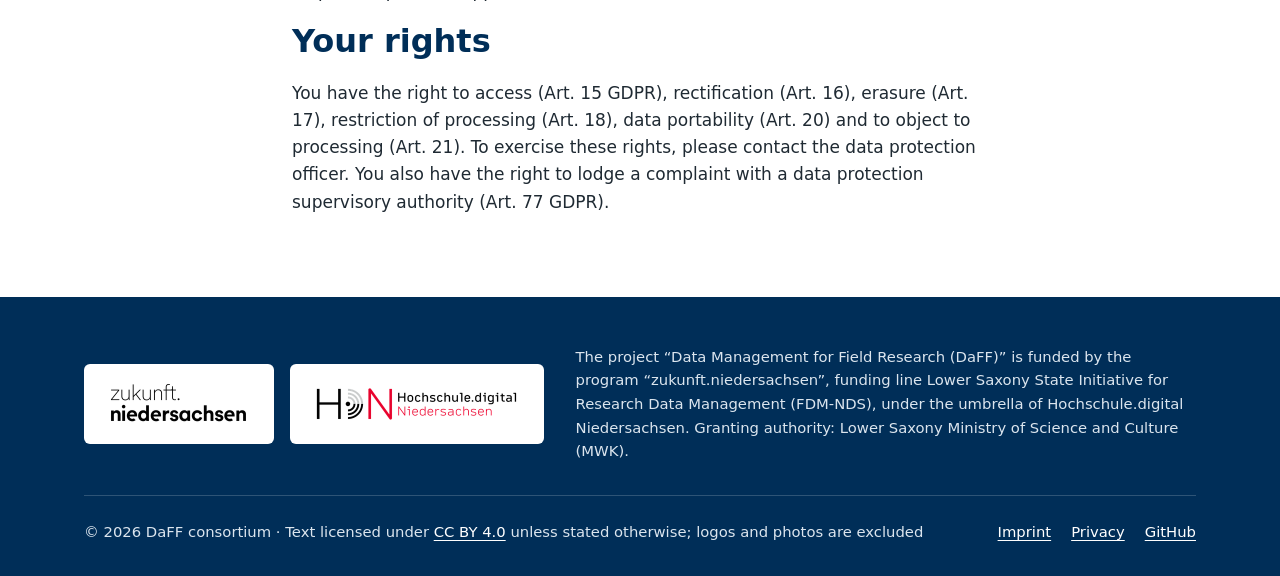
<file: docs/privacy.html>
<!DOCTYPE html>
<html lang="en">
<head>
<meta charset="utf-8">
<meta name="viewport" content="width=device-width, initial-scale=1">
<title>Privacy policy – DaFF</title>
<meta name="description" content="Privacy policy of the DaFF project website.">
<link rel="canonical" href="https://daff-projekt.github.io/privacy.html">
<link rel="icon" href="assets/favicon-32.png" sizes="32x32" type="image/png">
<link rel="icon" href="assets/favicon.svg" type="image/svg+xml">
<link rel="apple-touch-icon" href="assets/apple-touch-icon.png">
<link rel="stylesheet" href="assets/style.css">
</head>
<body>

<a class="skip" href="#main">Skip to content</a>

<header class="site-header">
  <div class="wrap">
    <a class="brand" href="index.html"><img src="assets/daff-logo.svg" alt="" width="42" height="42"><span>DaFF</span></a>
    <nav class="nav" aria-label="Main">
      <ul>
        <li><a href="index.html#about">Project</a></li>
        <li><a href="index.html#use-cases">Use cases</a></li>
        <li><a href="index.html#results">Results</a></li>
        <li><a href="index.html#partners">Partners</a></li>
        <li><a href="index.html#publications">Publications</a></li>
        <li><a class="nav-gh" href="https://github.com/DaFF-Projekt" target="_blank" rel="noopener">GitHub</a></li>
      </ul>
    </nav>
  </div>
</header>

<main id="main" class="wrap page prose">
  <h1>Privacy policy</h1>
  <p>This privacy policy explains which personal data are processed when you visit this website.</p>

  <h2>Controller</h2>
  <p><span lang="de">Deutsches Forschungszentrum für Künstliche Intelligenz GmbH (DFKI)</span><br>
  Trippstadter Str. 122, 67663 Kaiserslautern, Germany<br>
  Phone: +49 631 20575 0, email: info[at]dfki.de<br>
  Further details: <a href="imprint.html">Imprint</a></p>

  <h2>Data protection officer</h2>
  <p>Phone: +49 631 20575 0, email: datenschutz[at]dfki.de</p>

  <h2>Hosting on GitHub Pages</h2>
  <p>This website is a static website hosted on GitHub Pages, a service of GitHub, Inc., USA. When you access the website, GitHub processes the data that are technically necessary to deliver it, in particular your IP address, date and time of access, the requested page and information about your web browser. According to GitHub, the IP address of every visitor is logged and stored for security purposes. The legal basis is our legitimate interest in a secure and reliable presentation of the project (Art. 6 (1) (f) GDPR).</p>
  <p>The data may be processed in the USA. For such transfers GitHub relies on the EU-U.S. Data Privacy Framework, under which it is certified, and on the standard contractual clauses of the European Commission. GitHub does not state a fixed retention period for these logs; it keeps data as long as required for the purposes mentioned and for legal obligations. Details: <a href="https://docs.github.com/en/site-policy/privacy-policies/github-general-privacy-statement" target="_blank" rel="noopener">GitHub General Privacy Statement</a>.</p>
  <p>The operators of this website have no access to these access data.</p>

  <h2>No cookies, no tracking</h2>
  <p>This website does not use cookies, web analytics or tracking, and does not embed content from third parties such as fonts, videos or social media plugins. A small script runs only in your browser to position the “Today” marker on the timeline; it neither stores nor transmits any data.</p>

  <h2>Contact by email</h2>
  <p>The contact address given on this website is that of the project coordination at Leibniz University Hannover. If you write to it, Leibniz University Hannover processes your email address and your message to answer your inquiry. Its <a href="https://www.uni-hannover.de/en/datenschutzerklaerung" target="_blank" rel="noopener">privacy policy</a> applies. If you write to the DFKI, for example to the addresses in the imprint, the DFKI processes your message for the same purpose (Art. 6 (1) (f) GDPR) and deletes it once it is no longer needed, unless statutory retention periods apply.</p>

  <h2>Links to other websites</h2>
  <p>This website contains links to websites of the project partners, funding bodies, publishers and repositories. When you follow such a link, the privacy policy of the respective provider applies.</p>

  <h2>Your rights</h2>
  <p>You have the right to access (Art. 15 GDPR), rectification (Art. 16), erasure (Art. 17), restriction of processing (Art. 18), data portability (Art. 20) and to object to processing (Art. 21). To exercise these rights, please contact the data protection officer. You also have the right to lodge a complaint with a data protection supervisory authority (Art. 77 GDPR).</p>
</main>

<footer class="site-footer">
  <div class="wrap">
    <div class="funding">
      <div class="funding-logos">
        <a href="https://zukunft.niedersachsen.de/en/" target="_blank" rel="noopener"><span><img src="assets/funding-zukunft-nds.png" alt="zukunft.niedersachsen" width="161" height="60"></span></a>
        <a href="https://hochschuledigital-niedersachsen.de/" target="_blank" rel="noopener"><span><img src="assets/funding-hdn.png" alt="Hochschule.digital Niedersachsen" width="225" height="60"></span></a>
      </div>
      <p>The project “Data Management for Field Research (DaFF)” is funded by the program “zukunft.niedersachsen”, funding line Lower Saxony State Initiative for Research Data Management (FDM-NDS), under the umbrella of Hochschule.digital Niedersachsen. Granting authority: Lower Saxony Ministry of Science and Culture (MWK).</p>
    </div>
    <div class="footer-bottom">
      <p>© 2026 DaFF consortium · Text licensed under <a href="https://creativecommons.org/licenses/by/4.0/" target="_blank" rel="noopener">CC BY 4.0</a> unless stated otherwise; logos and photos are excluded</p>
      <ul>
        <li><a href="imprint.html">Imprint</a></li>
        <li><a href="privacy.html">Privacy</a></li>
        <li><a href="https://github.com/DaFF-Projekt" target="_blank" rel="noopener">GitHub</a></li>
      </ul>
    </div>
  </div>
</footer>

</body>
</html>
</file>
<file: docs/assets/style.css>
/* DaFF website stylesheet
   Colors taken from the round DaFF logo. No external resources. */

:root {
  --blue: #003f72;
  --blue-dark: #002e58;
  --green: #2e7362;
  --olive: #6b7e50;
  --slate: #4b5c6a;
  --slate-light: #6b7984;
  --text: #1f2a33;
  --muted: #46555f;
  --line: #d9e0e6;
  --bg: #ffffff;
  --bg-soft: #f3f6f8;
  --bg-green: #edf3ef;
  --radius: 10px;
  --max: 72rem;
  --font: system-ui, -apple-system, "Segoe UI", Roboto, "Helvetica Neue", Arial, "Noto Sans", sans-serif;
}

*, *::before, *::after { box-sizing: border-box; }

html { scroll-behavior: smooth; scroll-padding-top: 5rem; }
@media (prefers-reduced-motion: reduce) { html { scroll-behavior: auto; } }

body {
  margin: 0;
  font-family: var(--font);
  font-size: 1.0625rem;
  line-height: 1.6;
  color: var(--text);
  background: var(--bg);
}

img { max-width: 100%; height: auto; display: block; }

a { color: var(--blue); text-underline-offset: 0.18em; }
a:hover { color: var(--green); }
a:focus-visible { outline: 3px solid var(--green); outline-offset: 2px; border-radius: 3px; }

h1, h2, h3 { color: var(--blue-dark); line-height: 1.2; margin: 0 0 0.6em; }
h1 { font-size: clamp(2rem, 1.4rem + 2.6vw, 3rem); letter-spacing: -0.01em; }
h2 { font-size: clamp(1.55rem, 1.3rem + 1.1vw, 2rem); }
h3 { font-size: 1.15rem; }
p { margin: 0 0 1em; }

.wrap { max-width: var(--max); margin: 0 auto; padding: 0 1.25rem; }

.skip { position: absolute; left: -999px; top: 0; background: var(--blue); color: #fff; padding: 0.5rem 1rem; z-index: 100; }
.skip:focus { left: 1rem; }

/* header */
.site-header { position: sticky; top: 0; z-index: 50; background: rgba(255, 255, 255, 0.97); border-bottom: 1px solid var(--line); }
.site-header .wrap { display: flex; align-items: center; justify-content: space-between; gap: 0.5rem 1.5rem; min-height: 4rem; flex-wrap: wrap; padding-block: 0.5rem; }
.brand { display: flex; align-items: center; gap: 0.6rem; text-decoration: none; color: var(--blue-dark); font-weight: 700; }
.brand img { width: 2.6rem; height: 2.6rem; }
.brand span { font-size: 1.15rem; letter-spacing: 0.02em; }
.nav ul { list-style: none; margin: 0; padding: 0; display: flex; flex-wrap: wrap; gap: 0.25rem 1.25rem; }
.nav a { text-decoration: none; color: var(--slate); font-weight: 500; font-size: 0.975rem; }
.nav a:hover { color: var(--blue); }

/* hero */
.hero { background: var(--bg-soft); padding: 3.5rem 0 1.5rem; }
.hero .wrap { display: grid; grid-template-columns: 1.4fr 1fr; gap: 3rem; align-items: center; }
.eyebrow { text-transform: uppercase; letter-spacing: 0.08em; font-size: 0.8rem; font-weight: 600; color: var(--green); margin-bottom: 0.8rem; }
.lead { font-size: 1.25rem; color: var(--muted); max-width: 36rem; }
.goal {
  margin: 1.75rem 0; padding: 1rem 1.25rem; background: #fff; border-left: 5px solid var(--green);
  border-radius: 0 var(--radius) var(--radius) 0; max-width: 36rem;
}
.goal span { display: block; font-size: 0.8rem; text-transform: uppercase; letter-spacing: 0.06em; color: var(--green); font-weight: 600; }
.goal p { margin: 0.2rem 0 0; font-size: 1.1rem; color: var(--blue-dark); }
.hero-logo { justify-self: center; width: min(100%, 19rem); }
.facts { display: flex; flex-wrap: wrap; gap: 0.75rem 2.5rem; margin: 0; }
.facts dt { font-size: 0.8rem; text-transform: uppercase; letter-spacing: 0.06em; color: var(--slate-light); }
.facts dd { margin: 0; font-weight: 700; color: var(--blue-dark); font-size: 1.1rem; }

.wave { display: block; width: 100%; height: 48px; color: var(--bg-soft); }

/* sections */
section { padding: 4rem 0; }
.section-soft { background: var(--bg-soft); }
.kicker { font-size: 0.85rem; font-weight: 600; color: var(--green); text-transform: uppercase; letter-spacing: 0.08em; margin-bottom: 0.4rem; }
.section-intro { max-width: 46rem; color: var(--muted); margin-bottom: 2.25rem; }

/* starting point cards */
.cards { display: grid; grid-template-columns: repeat(4, 1fr); gap: 1.25rem; }
.card { background: #fff; border: 1px solid var(--line); border-radius: var(--radius); overflow: hidden; display: flex; flex-direction: column; }
.card-media { aspect-ratio: 3 / 2; background: var(--bg-green); display: grid; place-items: center; color: var(--green); }
.card-media img { width: 100%; height: 100%; object-fit: cover; }
.card-media svg { width: 5rem; height: 5rem; }
.card-body { padding: 1.1rem 1.25rem 1.25rem; display: flex; flex-direction: column; flex: 1; }
.card .who { font-size: 0.85rem; color: var(--slate-light); margin: 0 0 0.75rem; }
.card h3 { margin-bottom: 0.15rem; }
.card ul { margin: 0; padding-left: 1.1rem; font-size: 0.95rem; color: var(--muted); }
.card ul li + li { margin-top: 0.3rem; }

/* approach */
.steps { list-style: none; margin: 0; padding: 0; display: grid; grid-template-columns: repeat(5, 1fr); gap: 1rem; position: relative; counter-reset: step; }
.steps::before { content: ""; position: absolute; left: 10%; right: 10%; top: 1.5rem; border-top: 4px dotted var(--olive); opacity: 0.55; }
.steps li { position: relative; text-align: center; counter-increment: step; }
.steps li::before {
  content: counter(step); display: grid; place-items: center; width: 3rem; height: 3rem; margin: 0 auto 0.8rem;
  border-radius: 50%; background: #fff; border: 3px solid var(--green); color: var(--green); font-weight: 700; font-size: 1.1rem;
}
.steps strong { display: block; color: var(--blue-dark); font-size: 1.05rem; }
.steps span { display: block; font-size: 0.925rem; color: var(--muted); margin-top: 0.2rem; }

/* outcomes */
.outcomes { display: grid; grid-template-columns: repeat(3, 1fr); gap: 1.25rem; }
.outcome { background: #fff; border: 1px solid var(--line); border-top: 5px solid var(--c, var(--blue)); border-radius: var(--radius); padding: 1.25rem 1.4rem; display: flex; flex-direction: column; }
.outcome p { color: var(--muted); font-size: 0.975rem; }
.outcome .due { margin-top: auto; display: flex; justify-content: space-between; align-items: center; gap: 0.5rem; font-size: 0.9rem; color: var(--slate); border-top: 1px solid var(--line); padding-top: 0.75rem; }
.o-model { --c: var(--blue); }
.o-guide { --c: var(--green); }
.o-blueprint { --c: var(--olive); }

.status { font-size: 0.8rem; font-weight: 600; padding: 0.2rem 0.65rem; border-radius: 999px; white-space: nowrap; }
.status-planned { background: var(--bg-soft); color: var(--slate); border: 1px solid var(--line); }
.status-progress { background: #fff4e0; color: #7a4b00; }

/* timeline */
.timeline-wrap { margin-top: 2.5rem; background: #fff; border: 1px solid var(--line); border-radius: var(--radius); padding: 1.5rem 1.5rem 1.25rem; }
.timeline-wrap h3 { margin-bottom: 0.3rem; }
.timeline { list-style: none; margin: 0; padding: 2.4rem 0 0; position: relative; height: 6.5rem; }
.timeline::before { content: ""; position: absolute; left: 0; right: 0; top: 2.4rem; border-top: 3px solid var(--slate); }
.timeline li { position: absolute; top: 2.4rem; transform: translateX(-50%); text-align: center; font-size: 0.875rem; width: 9rem; }
.timeline li::before { content: ""; display: block; width: 0.9rem; height: 0.9rem; margin: -0.6rem auto 0.4rem; border-radius: 50%; background: #fff; border: 3px solid var(--c, var(--slate)); }
.timeline li:first-child { transform: none; text-align: left; }
.timeline li:first-child::before { margin-left: 0; }
.timeline li:last-child { transform: translateX(-100%); text-align: right; }
.timeline li:last-child::before { margin-right: 0; }
.timeline time { display: block; font-weight: 700; color: var(--blue-dark); }
.timeline .today { top: 0; color: #a3302a; font-weight: 600; }
.timeline .today::before { width: 3px; height: 2.6rem; border: 0; border-radius: 0; background: #a3302a; margin: 1.3rem auto 0; }
.timeline .today span { position: absolute; top: 0; left: 50%; transform: translateX(-50%); white-space: nowrap; }

/* publications */
.pubs { list-style: none; margin: 0; padding: 0; border-top: 1px solid var(--line); }
.pubs li { display: grid; grid-template-columns: 7rem 1fr auto; gap: 0.5rem 1.5rem; align-items: center; padding: 1rem 0; border-bottom: 1px solid var(--line); }
.pubs .type { font-weight: 600; color: var(--slate-light); font-size: 0.9rem; }
.pubs h3 { margin: 0 0 0.15rem; font-size: 1.05rem; }
.pubs .meta { margin: 0; font-size: 0.9rem; color: var(--muted); }

/* partners */
.partners { display: grid; grid-template-columns: repeat(4, 1fr); gap: 1.25rem; }
.partner { background: #fff; border: 1px solid var(--line); border-radius: var(--radius); padding: 1.25rem; display: flex; flex-direction: column; gap: 0.75rem; }
.partner .logo { height: 4.25rem; display: flex; align-items: center; }
.partner .logo img { max-height: 3.4rem; width: auto; max-width: 100%; }
.partner h3 { font-size: 1rem; margin: 0; }
.partner p { font-size: 0.925rem; color: var(--muted); margin: 0; }
.partner a { font-size: 0.925rem; margin-top: auto; }

/* background */
.prose > * { max-width: 46rem; }
.prose h3 { margin-top: 1.75rem; }

/* news */
.news { list-style: none; margin: 0; padding: 0; }
.news li { display: grid; grid-template-columns: 8rem 1fr; gap: 1rem; padding: 1rem 0; border-bottom: 1px solid var(--line); }
.news time { color: var(--slate-light); font-weight: 600; font-size: 0.925rem; }
.news h3 { font-size: 1.05rem; margin: 0 0 0.25rem; }
.news p { margin: 0; color: var(--muted); font-size: 0.975rem; }

/* contact */
.contact { background: var(--bg-green); border-radius: var(--radius); padding: 2rem; display: grid; grid-template-columns: 1fr auto; gap: 1.5rem; align-items: center; }
.contact h2 { margin-bottom: 0.3rem; }
.contact p { margin: 0; color: var(--muted); }
.btn { display: inline-block; padding: 0.7rem 1.25rem; border-radius: 999px; font-weight: 600; text-decoration: none; border: 2px solid var(--blue); background: var(--blue); color: #fff; }
.btn:hover { background: var(--blue-dark); border-color: var(--blue-dark); color: #fff; }

/* footer */
.site-footer { background: var(--blue-dark); color: #dbe5ee; padding: 3rem 0 2rem; font-size: 0.925rem; }
.site-footer a { color: #fff; }
.funding { display: grid; grid-template-columns: auto 1fr; gap: 2rem; align-items: center; padding-bottom: 2rem; border-bottom: 1px solid rgba(255, 255, 255, 0.18); }
.funding-logos { display: flex; gap: 1rem; flex-wrap: wrap; }
.funding-logos span { background: #fff; border-radius: 6px; padding: 0.6rem 0.9rem; display: flex; align-items: center; }
.funding-logos img { height: 2.6rem; width: auto; }
.funding p { margin: 0; max-width: 46rem; }
.footer-bottom { display: flex; flex-wrap: wrap; justify-content: space-between; gap: 1rem; padding-top: 1.5rem; }
.footer-bottom p { margin: 0; }
.footer-bottom ul { list-style: none; margin: 0; padding: 0; display: flex; flex-wrap: wrap; gap: 1.25rem; }

/* simple content pages */
.page { padding: 3rem 1.25rem 4rem; max-width: 46rem; }

/* responsive */
@media (max-width: 1080px) {
  .cards, .partners { grid-template-columns: 1fr 1fr; }
}
@media (max-width: 860px) {
  .hero .wrap { grid-template-columns: 1fr; gap: 1.5rem; }
  .hero-logo { order: -1; width: 11rem; }
  .steps { grid-template-columns: 1fr; gap: 1.25rem; text-align: left; }
  .steps::before { left: 1.5rem; right: auto; top: 1.5rem; bottom: 1.5rem; border-top: 0; border-left: 4px dotted var(--olive); }
  .steps li { text-align: left; padding-left: 4.25rem; min-height: 3rem; }
  .steps li::before { position: absolute; left: 0; top: 0; margin: 0; }
  .outcomes { grid-template-columns: 1fr; }
  .timeline { height: auto; padding: 0; }
  .timeline::before { left: 0.45rem; right: auto; top: 0.5rem; bottom: 0.5rem; border-top: 0; border-left: 3px solid var(--slate); }
  .timeline li, .timeline li:first-child, .timeline li:last-child { position: relative; top: auto; left: auto !important; transform: none; width: auto; text-align: left; padding: 0 0 1rem 2rem; }
  .timeline li::before, .timeline li:first-child::before, .timeline li:last-child::before { position: absolute; left: 0; top: 0.25rem; margin: 0; }
  .timeline .today { padding-bottom: 1rem; }
  .timeline .today::before { width: 0.9rem; height: 3px; top: 0.75rem; margin: 0; }
  .timeline .today span { position: static; transform: none; }
  .funding, .contact { grid-template-columns: 1fr; }
  section { padding: 3rem 0; }
}
@media (max-width: 560px) {
  .cards, .partners { grid-template-columns: 1fr; }
  .pubs li { grid-template-columns: 1fr auto; }
  .pubs .type { grid-column: 1 / -1; }
  .news li { grid-template-columns: 1fr; gap: 0.25rem; }
  .nav ul { gap: 0.25rem 1rem; }
  .nav a { font-size: 0.925rem; }
}

/* about: text plus three goals */
.two-col { display: grid; grid-template-columns: 1.1fr 1fr; gap: 3rem; align-items: start; }
.goals { list-style: none; margin: 0; padding: 0; counter-reset: goal; display: grid; gap: 1rem; }
.goals li { counter-increment: goal; position: relative; padding: 1.1rem 1.25rem 1.1rem 4rem; background: #fff; border: 1px solid var(--line); border-radius: var(--radius); }
.goals li::before { content: counter(goal); position: absolute; left: 1.15rem; top: 1.05rem; width: 2rem; height: 2rem; border-radius: 50%; background: var(--bg-green); color: var(--green); font-weight: 700; display: grid; place-items: center; }
.goals strong { display: block; color: var(--blue-dark); }

/* use cases: three cards on top of one infrastructure layer */
.uc-cards { grid-template-columns: repeat(3, 1fr); }
.card .who { color: var(--green); font-weight: 600; margin: 0 0 0.35rem; }
.card-text { color: var(--muted); font-size: 0.975rem; margin-bottom: 1rem; }
.card .facts-list { margin: auto 0 0; padding: 0.85rem 0 0; list-style: none; border-top: 1px solid var(--line); font-size: 0.9rem; color: var(--slate); }
.card .facts-list li + li { margin-top: 0.25rem; }
.uc-connect { display: grid; grid-template-columns: repeat(3, 1fr); gap: 1.25rem; height: 2.25rem; }
.uc-connect span { border-left: 4px dotted var(--olive); opacity: 0.6; margin-left: 50%; }
.base-layer {
  background: var(--bg-green); border: 1px solid #b9cfc4; border-radius: var(--radius);
  padding: 1.5rem 1.75rem; display: grid; grid-template-columns: auto 1.3fr 1fr; gap: 1.5rem 2rem; align-items: center;
}
.base-layer .layer-icon { width: 4.5rem; height: 4.5rem; color: var(--green); }
.base-layer .label { font-size: 0.8rem; text-transform: uppercase; letter-spacing: 0.08em; color: var(--green); font-weight: 600; margin: 0 0 0.25rem; }
.base-layer h3 { margin: 0 0 0.15rem; }
.base-layer .who { font-size: 0.875rem; color: var(--slate-light); margin: 0 0 0.6rem; }
.base-layer p { margin: 0; color: var(--muted); font-size: 0.975rem; }
.base-layer ul { margin: 0; padding-left: 1.1rem; color: var(--muted); font-size: 0.95rem; }
.base-layer ul li + li { margin-top: 0.3rem; }

/* prior work */
.refs-group { margin-top: 2.25rem; }
.refs-group h3 { font-size: 1.05rem; margin-bottom: 0.5rem; }
.refs-group .who { font-size: 0.875rem; color: var(--green); font-weight: 600; margin: -0.35rem 0 0.6rem; }
.refs { list-style: none; margin: 0; padding: 0; }
.refs li { padding: 0.55rem 0 0.55rem 1rem; border-left: 3px solid var(--line); font-size: 0.95rem; color: var(--muted); }
.refs li + li { margin-top: 0.4rem; }
.refs cite { font-style: normal; color: var(--text); }

@media (max-width: 1080px) {
  .uc-cards { grid-template-columns: repeat(3, 1fr); }
}
@media (max-width: 860px) {
  .two-col { grid-template-columns: 1fr; gap: 2rem; }
  .uc-cards { grid-template-columns: 1fr; }
  .uc-connect { grid-template-columns: 1fr; }
  .uc-connect span:not(:first-child) { display: none; }
  .base-layer { grid-template-columns: 1fr; }
}
.funding-logos a { display: block; border-radius: 6px; }
.funding-logos a:hover span { box-shadow: 0 0 0 3px var(--olive); }

/* navigation: GitHub button; contact with photo */
.nav-gh { border: 2px solid var(--blue); border-radius: 999px; padding: 0.2rem 0.85rem; color: var(--blue) !important; }
.nav-gh:hover { background: var(--blue); color: #fff !important; }
.contact { grid-template-columns: auto 1fr auto; }
.contact-photo { width: 8.5rem; aspect-ratio: 3 / 4; object-fit: cover; border-radius: var(--radius); }
.contact p + p { margin-top: 0.5rem; }
.contact .kicker { margin-bottom: 0.2rem; }
@media (max-width: 860px) {
  .contact { grid-template-columns: auto 1fr; }
  .contact .btn { grid-column: 1 / -1; justify-self: start; }
}
@media (max-width: 480px) {
  .contact { grid-template-columns: 1fr; }
}

/* timeline: hidden items */
.timeline [hidden] { display: none; }

/* back-to-top button without JavaScript
   The wrapper starts one and a half viewport heights below the top of the page, so the sticky
   button only enters the screen after the visitor has scrolled down. */
body { position: relative; }
.to-top-wrap { position: absolute; top: 150vh; bottom: 0; right: max(1rem, env(safe-area-inset-right, 0px)); pointer-events: none; z-index: 40; }
@supports (height: 100dvh) { .to-top-wrap { top: 150dvh; } }
.to-top {
  position: sticky; top: calc(100vh - 4.25rem - env(safe-area-inset-bottom, 0px)); pointer-events: auto;
  display: grid; place-items: center; width: 3rem; height: 3rem; border-radius: 50%;
  background: var(--blue); color: #fff; box-shadow: 0 2px 8px rgba(0, 46, 88, 0.3); text-decoration: none;
}
@supports (height: 100dvh) { .to-top { top: calc(100dvh - 4.25rem - env(safe-area-inset-bottom, 0px)); } }
.to-top:hover { background: var(--green); color: #fff; }
.to-top:focus-visible { outline: 3px solid var(--olive); outline-offset: 3px; }

/* secondary text: darker shade for sufficient contrast */
:root { --slate-light: #5c6a75; }

/* header scrolls away on narrow screens, anchors land correctly */
@media (max-width: 860px) {
  .site-header { position: static; }
  html { scroll-padding-top: 1rem; }
}

/* "Today" marker ends at the timeline axis */
@media (min-width: 861px) { .timeline .today::before { height: 1.1rem; margin: 1.3rem auto 0; } }

/* visible focus on dark backgrounds and buttons */
.site-footer a:focus-visible, .btn:focus-visible, .to-top:focus-visible {
  outline: 3px solid #fff; outline-offset: 2px; box-shadow: 0 0 0 6px var(--green);
}

/* larger funding logos */
.funding-logos img { height: 3.75rem; }

/* image credits */
.card-media, .contact-photo { position: relative; }
.credit {
  position: absolute; right: 0; bottom: 0; background: rgba(0, 30, 58, 0.75); color: #fff;
  font-size: 0.72rem; line-height: 1.4; padding: 0.15rem 0.5rem; border-top-left-radius: 6px;
}
.contact-photo { width: 8.5rem; border-radius: var(--radius); overflow: hidden; }
.contact-photo img { width: 100%; aspect-ratio: 3 / 4; object-fit: cover; display: block; }

/* approach: steps in progress */
.steps li.current::before { background: var(--green); color: #fff; }
.steps em {
  display: inline-block; margin-top: 0.45rem; font-style: normal; font-size: 0.75rem; font-weight: 600;
  background: #fff4e0; color: #7a4b00; padding: 0.1rem 0.55rem; border-radius: 999px;
}

/* prior work: collapsible per partner */
details.refs-group { margin-top: 1rem; border-top: 1px solid var(--line); }
details.refs-group summary {
  cursor: pointer; list-style: none; display: flex; flex-wrap: wrap; align-items: baseline; gap: 0.25rem 0.75rem; padding: 0.9rem 0 0.9rem 1.75rem; position: relative;
}
details.refs-group summary::-webkit-details-marker { display: none; }
details.refs-group summary::before {
  content: "+"; position: absolute; left: 0; top: 0.75rem; width: 1.2rem; height: 1.2rem; border-radius: 50%;
  border: 2px solid var(--green); color: var(--green); font-weight: 700; line-height: 1; display: grid; place-items: center; font-size: 0.9rem;
}
details.refs-group[open] summary::before { content: "–"; }
details.refs-group summary h3 { margin: 0; font-size: 1.05rem; }
details.refs-group summary .who { margin: 0; font-size: 0.875rem; color: var(--green); font-weight: 600; }
details.refs-group summary:focus-visible { outline: 3px solid var(--green); outline-offset: 2px; border-radius: 3px; }
details.refs-group .refs { padding-bottom: 1rem; }

/* approach: four steps */
@media (min-width: 861px) {
  .steps { grid-template-columns: repeat(4, 1fr); }
  .steps::before { left: 12.5%; right: 12.5%; }
}
/* shared infrastructure: header across both columns, text and list start on the same line */
@media (min-width: 861px) {
  .base-layer { align-items: start; row-gap: 0; }
  .base-layer .layer-icon { grid-row: 1 / span 2; align-self: center; }
  .base-layer .layer-head { grid-column: 2 / span 2; }
  .base-layer .layer-text { grid-column: 2; }
  .base-layer ul { grid-column: 3; }
}
/* partners: logo, name, role and link on shared rows across all cards */
.partner { display: grid; grid-template-rows: subgrid; grid-row: span 4; gap: 0.75rem; }
.partner a { align-self: end; justify-self: start; }
</file>
